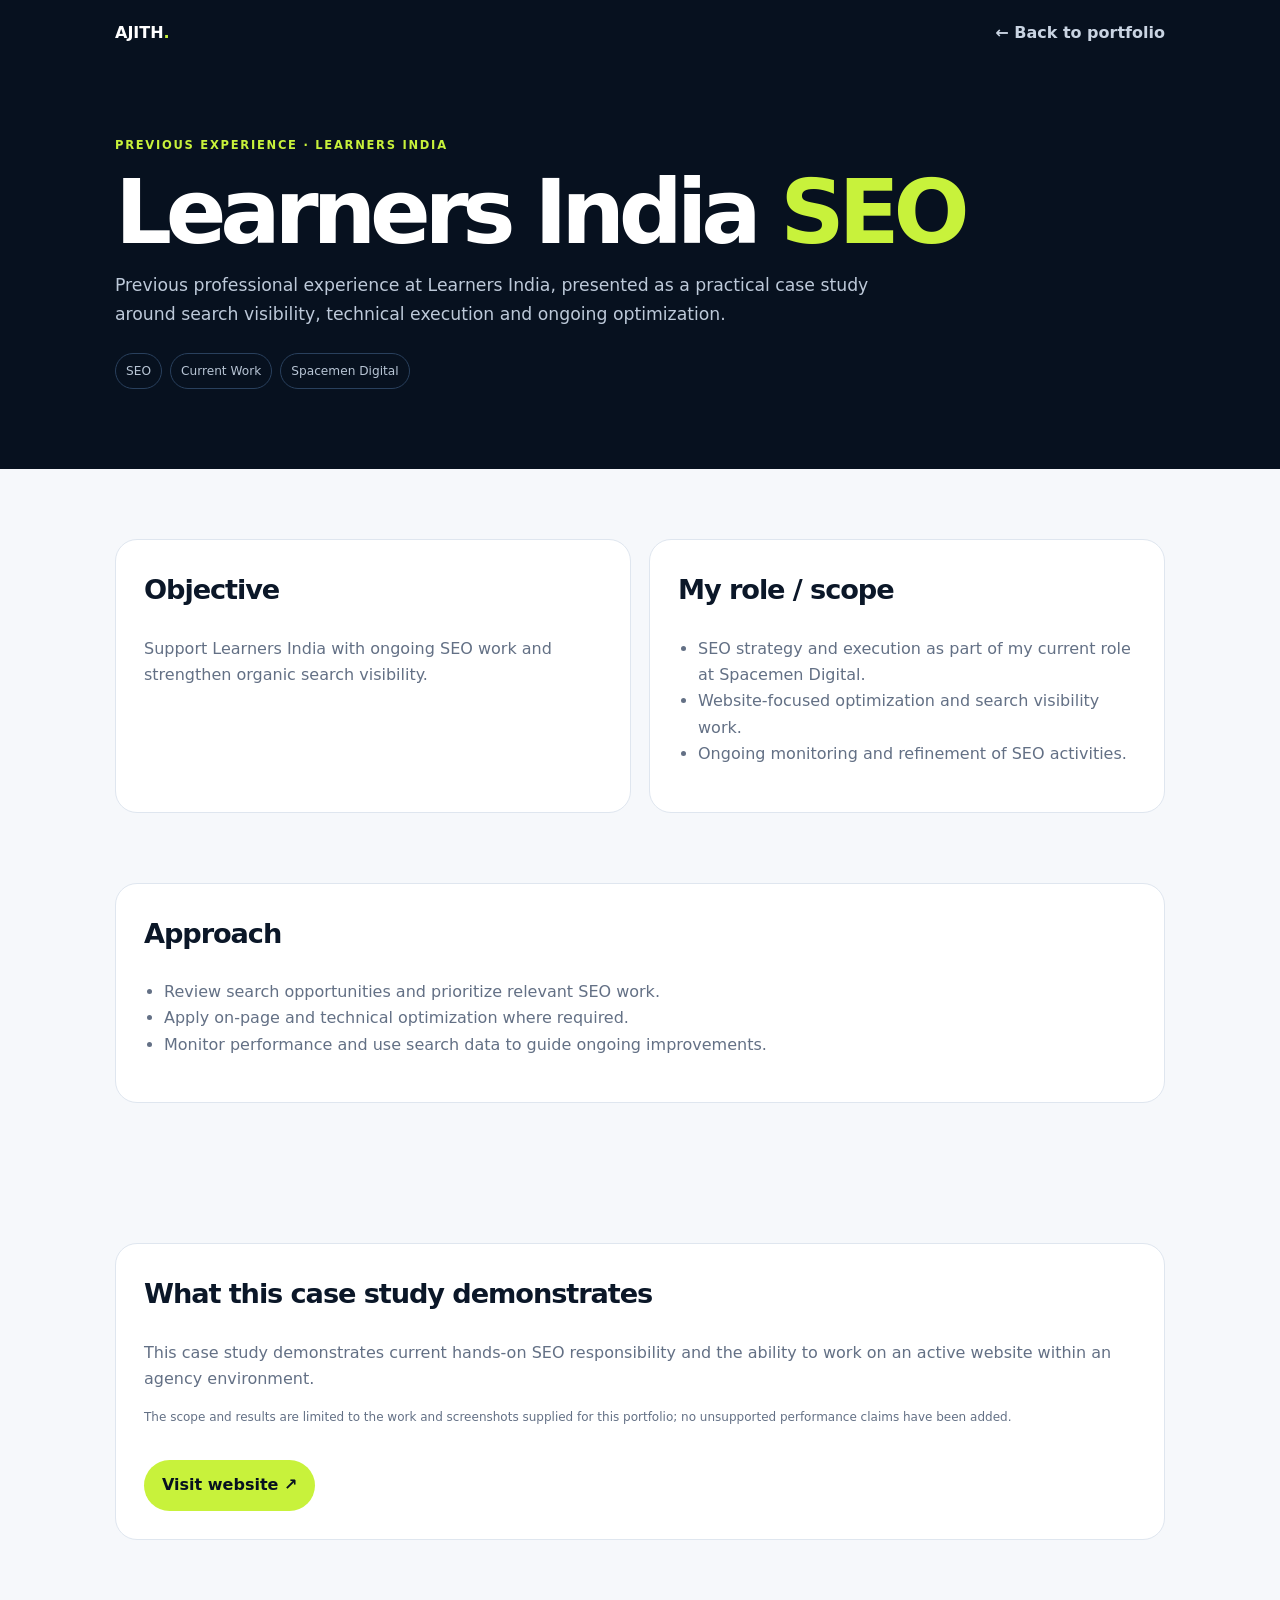
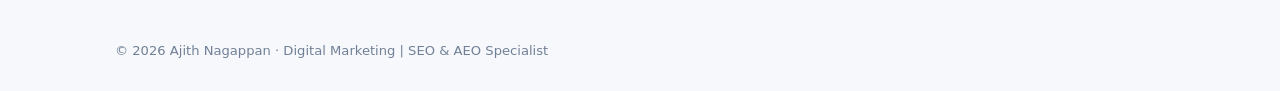
<file: learners-india.html>
<!DOCTYPE html><html lang="en"><head><meta charset="UTF-8"><meta name="viewport" content="width=device-width,initial-scale=1.0"><meta name="description" content="Learners India — Ajith Nagappan case study."><title>Learners India | Ajith Nagappan</title><link rel="stylesheet" href="_style.css"></head><body>
<div class="top"><div class="wrap topbar"><strong>AJITH<span style="color:var(--lime)">.</span></strong><a class="back" href="../index.html#featured-case-studies">← Back to portfolio</a></div></div>
<header class="hero"><div class="wrap"><div class="eyebrow">Previous Experience · Learners India</div><h1>Learners India <span>SEO</span></h1><p>Previous professional experience at Learners India, presented as a practical case study around search visibility, technical execution and ongoing optimization.</p><div class="chips"><span class="chip">SEO</span><span class="chip">Current Work</span><span class="chip">Spacemen Digital</span></div></div></header>
<section class="section"><div class="wrap grid"><div class="card"><h2>Objective</h2><p>Support Learners India with ongoing SEO work and strengthen organic search visibility.</p></div><div class="card"><h2>My role / scope</h2><ul><li>SEO strategy and execution as part of my current role at Spacemen Digital.</li><li>Website-focused optimization and search visibility work.</li><li>Ongoing monitoring and refinement of SEO activities.</li></ul></div></div></section>
<section class="section" style="padding-top:0"><div class="wrap"><div class="card"><h2>Approach</h2><ul><li>Review search opportunities and prioritize relevant SEO work.</li><li>Apply on-page and technical optimization where required.</li><li>Monitor performance and use search data to guide ongoing improvements.</li></ul></div></div></section>

<section class="section"><div class="wrap"><div class="card"><h2>What this case study demonstrates</h2><p>This case study demonstrates current hands-on SEO responsibility and the ability to work on an active website within an agency environment.</p><p class="source">The scope and results are limited to the work and screenshots supplied for this portfolio; no unsupported performance claims have been added.</p><a class="btn" href="https://www.learnersindia.com/" target="_blank">Visit website ↗</a></div></div></section>
<footer class="foot"><div class="wrap">© 2026 Ajith Nagappan · Digital Marketing | SEO & AEO Specialist</div></footer></body></html>
</file>
<file: _style.css>
:root{--navy:#07111f;--blue:#1769ff;--lime:#c8f23b;--paper:#f6f8fb;--ink:#0b1728;--muted:#637085;--line:#dfe6ef;--white:#fff;--max:1050px}
*{box-sizing:border-box}html{scroll-behavior:smooth}body{margin:0;font-family:Inter,system-ui,-apple-system,BlinkMacSystemFont,"Segoe UI",sans-serif;background:var(--paper);color:var(--ink);line-height:1.65}a{text-decoration:none;color:inherit}.wrap{width:min(92%,var(--max));margin:auto}.top{background:var(--navy);color:white;padding:20px 0}.topbar{display:flex;justify-content:space-between;align-items:center;gap:20px}.back{color:#c9d4e2;font-weight:750}.hero{background:var(--navy);color:white;padding:70px 0 80px}.eyebrow{color:var(--lime);font-size:.72rem;font-weight:900;letter-spacing:.15em;text-transform:uppercase}.hero h1{font-size:clamp(3rem,7vw,6rem);line-height:.92;letter-spacing:-.07em;max-width:850px;margin:16px 0}.hero h1 span{color:var(--lime)}.hero p{max-width:760px;color:#bdc9d9;font-size:1.08rem}.chips{display:flex;gap:8px;flex-wrap:wrap;margin-top:25px}.chip{border:1px solid #29405d;border-radius:999px;padding:7px 10px;color:#b8c5d5;font-size:.76rem}.section{padding:70px 0}.grid{display:grid;grid-template-columns:1fr 1fr;gap:18px}.card{background:white;border:1px solid var(--line);border-radius:22px;padding:28px}.card h2{font-size:1.7rem;letter-spacing:-.04em;margin-top:0}.card p,.card li{color:var(--muted)}.card ul{padding-left:20px}.metric{font-size:2.5rem;font-weight:900;letter-spacing:-.06em;color:var(--navy)}.metric small{display:block;font-size:.78rem;letter-spacing:0;color:var(--muted);font-weight:600}.proof{background:var(--navy);color:white}.proof img{width:100%;border-radius:18px;background:white}.proof .card{background:#0d1c30;border-color:#1d3048}.proof .card p{color:#aab9cb}.proof .card h2{color:white}.cta{background:linear-gradient(135deg,#102c4a,#07111f);color:white;border-radius:28px;padding:42px}.btn{display:inline-flex;margin-top:20px;background:var(--lime);color:var(--navy);font-weight:900;padding:12px 18px;border-radius:999px}.foot{padding:30px 0;color:#718096;font-size:.82rem}.source{font-size:.75rem;color:#7c8ba0;margin-top:12px}@media(max-width:760px){.grid{grid-template-columns:1fr}.hero{padding-top:55px}.topbar{align-items:flex-start}}
</file>
